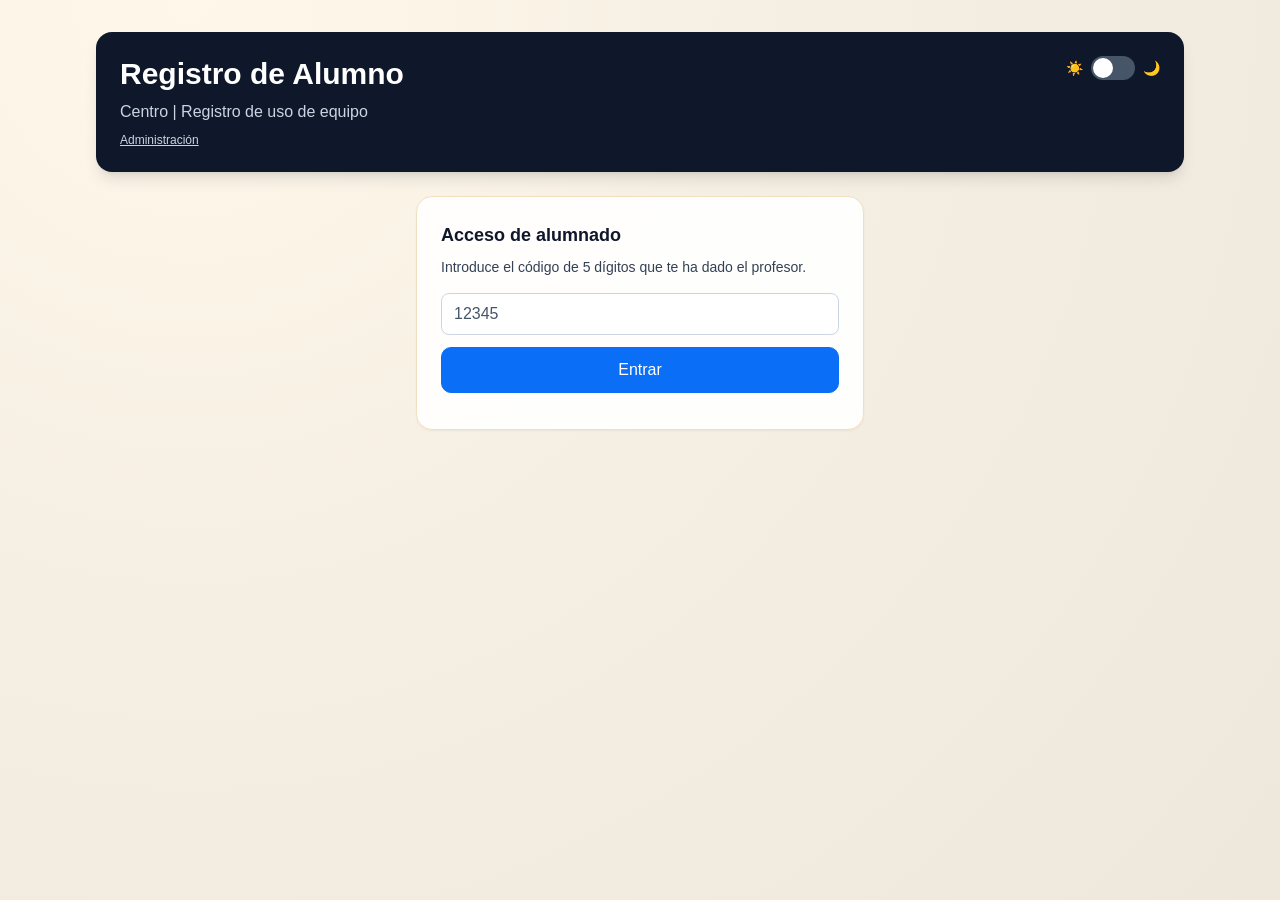
<file: index.html>
<!doctype html>
<html lang="es">
  <head>
    <meta charset="UTF-8" />
    <meta name="viewport" content="width=device-width, initial-scale=1.0" />
    <title>Registro Alumno | ERP Recursos</title>
    <link
      rel="icon"
      href="data:image/svg+xml,%3Csvg xmlns='http://www.w3.org/2000/svg' viewBox='0 0 100 100'%3E%3Ctext y='.9em' font-size='90'%3E%F0%9F%93%9D%3C/text%3E%3C/svg%3E"
    />
    <script>
      (function () {
        const stored = localStorage.getItem("erp_theme_mode");
        const mode = stored === "light" || stored === "dark"
          ? stored
          : (window.matchMedia("(prefers-color-scheme: dark)").matches ? "dark" : "light");
        const isDark = mode === "dark";
        document.documentElement.classList.toggle("dark", isDark);
      })();
    </script>
    <script type="module" crossorigin src="./assets/main-BMqV4PDh.js"></script>
    <link rel="modulepreload" crossorigin href="./assets/theme-BfD0tgVz.js">
    <link rel="stylesheet" crossorigin href="./assets/theme-DfQsQ1G9.css">
  </head>
  <body class="app-body text-slate-800 dark:text-slate-100">
    <main class="mx-auto min-h-screen max-w-6xl p-4 md:p-8">
      <header class="app-header mb-6 rounded-2xl p-6 text-white shadow-lg">
        <div class="flex flex-wrap items-start justify-between gap-3">
          <div>
            <h1 class="text-2xl font-bold md:text-3xl">Registro de Alumno</h1>
            <p id="student-subtitle" class="mt-2 text-slate-300">Cargando configuracion...</p>
            <p class="mt-2 text-xs text-slate-400">
              <a href="./admin.html" class="underline hover:text-slate-200">Administración</a>
            </p>
          </div>
          <div class="flex items-center gap-2 text-slate-300">
            <span class="text-sm">☀️</span>
            <label class="relative inline-flex cursor-pointer items-center">
              <input id="theme-toggle-student" type="checkbox" class="peer sr-only" />
              <span class="h-6 w-11 rounded-full bg-slate-600 transition peer-checked:bg-indigo-500"></span>
              <span class="absolute left-0.5 top-0.5 h-5 w-5 rounded-full bg-white transition peer-checked:translate-x-5"></span>
            </label>
            <span class="text-sm">🌙</span>
          </div>
        </div>
      </header>

      <section id="code-gate" class="app-card hidden mx-auto max-w-md rounded-2xl p-6 shadow-sm backdrop-blur">
        <h2 class="text-lg font-semibold text-slate-900 dark:text-slate-100">Acceso de alumnado</h2>
        <p class="mt-2 text-sm text-slate-700 dark:text-slate-300">Introduce el código de 5 dígitos que te ha dado el profesor.</p>
        <form id="code-gate-form" class="mt-4 space-y-3">
          <input id="code-gate-input" inputmode="numeric" maxlength="5" placeholder="12345" required class="w-full rounded-lg border border-slate-300 px-3 py-2" />
          <button type="submit" class="btn primary w-full">Entrar</button>
        </form>
        <p id="code-gate-feedback" class="mt-3 text-sm text-slate-600 dark:text-slate-300"></p>
      </section>

      <dialog id="invalid-code-modal" class="app-modal rounded-2xl border border-slate-300 bg-white p-0 dark:border-slate-700 dark:bg-slate-900">
        <div class="p-6">
          <h3 class="text-lg font-semibold text-slate-900 dark:text-slate-100">Código no válido</h3>
          <p class="mt-2 text-sm text-slate-700 dark:text-slate-300">El código introducido no existe. Vuelve a introducir un código correcto.</p>
          <button id="close-invalid-code-modal" class="btn primary mt-4">Reintentar</button>
        </div>
      </dialog>

      <section id="student-session-section" class="app-card session-data rounded-2xl p-5 shadow-sm backdrop-blur md:p-6">
        <h2 class="text-lg font-semibold text-blue-950 dark:text-slate-100">Informe de sesion</h2>
        <div class="mt-4 grid gap-3 md:grid-cols-3">
          <article class="app-subcard rounded-lg p-4">
            <p class="text-xs text-blue-900 dark:text-slate-300">Profesor</p>
            <p id="student-teacher" class="mt-1 font-semibold text-blue-950 dark:text-slate-100"></p>
            <p class="mt-3 text-xs text-blue-900 dark:text-slate-300">Dia</p>
            <p id="student-date" class="mt-1 font-semibold text-blue-950 dark:text-slate-100"></p>
            <p class="mt-3 text-xs text-blue-900 dark:text-slate-300">Hora</p>
            <p id="student-time" class="mt-1 font-semibold text-blue-950 dark:text-slate-100"></p>
          </article>
          <article class="app-subcard rounded-lg p-4">
            <p class="text-xs text-blue-900 dark:text-slate-300">Curso</p>
            <p id="student-course" class="mt-1 font-semibold text-blue-950 dark:text-slate-100"></p>
            <p class="mt-3 text-xs text-blue-900 dark:text-slate-300">Letra</p>
            <p id="student-unit" class="mt-1 font-semibold text-blue-950 dark:text-slate-100"></p>
            <p class="mt-3 text-xs text-blue-900 dark:text-slate-300">Asignatura</p>
            <p id="student-subject" class="mt-1 font-semibold text-blue-950 dark:text-slate-100"></p>
          </article>
          <article class="app-subcard rounded-lg p-4">
            <p class="text-xs text-blue-900 dark:text-slate-300">Ubicacion</p>
            <p id="student-location" class="mt-1 font-semibold text-blue-950 dark:text-slate-100"></p>
            <p class="mt-3 text-xs text-blue-900 dark:text-slate-300">Recurso</p>
            <p id="student-resource" class="mt-1 font-semibold text-blue-950 dark:text-slate-100"></p>
          </article>
        </div>
      </section>

      <section id="student-register-section" class="app-card mt-6 rounded-2xl p-5 shadow-sm backdrop-blur md:p-6">
        <h2 class="text-lg font-semibold text-blue-950 dark:text-slate-100">Registrar recurso</h2>
        <form id="student-form" class="mt-4 grid gap-4 md:grid-cols-2">
          <label class="block">
            <span class="mb-1 block text-sm font-medium text-blue-950 dark:text-slate-300">Nombre alumno</span>
            <select id="student-name" name="studentName" required class="w-full rounded-lg border border-slate-300 px-3 py-2"></select>
          </label>

          <label id="student-name-other-wrap" class="block hidden">
            <span class="mb-1 block text-sm font-medium text-blue-950 dark:text-slate-300">Nombre alumno (Otro)</span>
            <input id="student-name-other" name="studentNameOther" class="w-full rounded-lg border border-slate-300 px-3 py-2" />
          </label>

          <label class="block">
            <span class="mb-1 block text-sm font-medium text-blue-950 dark:text-slate-300">Recurso</span>
            <select id="student-resource-input" name="resourceInput" required class="w-full rounded-lg border border-slate-300 px-3 py-2"></select>
          </label>

          <label class="block">
            <span class="mb-1 block text-sm font-medium text-blue-950 dark:text-slate-300">Incidencia</span>
            <select id="has-incident" name="hasIncident" class="w-full rounded-lg border border-slate-300 px-3 py-2">
              <option value="no">No</option>
              <option value="si">Si</option>
            </select>
          </label>

          <label class="block md:col-span-2">
            <span class="mb-1 block text-sm font-medium text-blue-950 dark:text-slate-300">Descripción de la incidencia</span>
            <textarea id="student-incident" name="incident" rows="3" placeholder="Ej: teclado dañado, pantalla con fallo..." class="w-full rounded-lg border border-slate-300 px-3 py-2" disabled></textarea>
          </label>

          <button type="submit" class="btn primary md:col-span-2">
            Registrar Recurso
          </button>
        </form>
        <p id="student-feedback" class="mt-3 text-sm text-slate-600 dark:text-slate-300"></p>
      </section>
    </main>
  </body>
</html>
</file>
<file: assets/theme-DfQsQ1G9.css>
*,:before,:after{--tw-border-spacing-x: 0;--tw-border-spacing-y: 0;--tw-translate-x: 0;--tw-translate-y: 0;--tw-rotate: 0;--tw-skew-x: 0;--tw-skew-y: 0;--tw-scale-x: 1;--tw-scale-y: 1;--tw-pan-x: ;--tw-pan-y: ;--tw-pinch-zoom: ;--tw-scroll-snap-strictness: proximity;--tw-gradient-from-position: ;--tw-gradient-via-position: ;--tw-gradient-to-position: ;--tw-ordinal: ;--tw-slashed-zero: ;--tw-numeric-figure: ;--tw-numeric-spacing: ;--tw-numeric-fraction: ;--tw-ring-inset: ;--tw-ring-offset-width: 0px;--tw-ring-offset-color: #fff;--tw-ring-color: rgb(59 130 246 / .5);--tw-ring-offset-shadow: 0 0 #0000;--tw-ring-shadow: 0 0 #0000;--tw-shadow: 0 0 #0000;--tw-shadow-colored: 0 0 #0000;--tw-blur: ;--tw-brightness: ;--tw-contrast: ;--tw-grayscale: ;--tw-hue-rotate: ;--tw-invert: ;--tw-saturate: ;--tw-sepia: ;--tw-drop-shadow: ;--tw-backdrop-blur: ;--tw-backdrop-brightness: ;--tw-backdrop-contrast: ;--tw-backdrop-grayscale: ;--tw-backdrop-hue-rotate: ;--tw-backdrop-invert: ;--tw-backdrop-opacity: ;--tw-backdrop-saturate: ;--tw-backdrop-sepia: ;--tw-contain-size: ;--tw-contain-layout: ;--tw-contain-paint: ;--tw-contain-style: }::backdrop{--tw-border-spacing-x: 0;--tw-border-spacing-y: 0;--tw-translate-x: 0;--tw-translate-y: 0;--tw-rotate: 0;--tw-skew-x: 0;--tw-skew-y: 0;--tw-scale-x: 1;--tw-scale-y: 1;--tw-pan-x: ;--tw-pan-y: ;--tw-pinch-zoom: ;--tw-scroll-snap-strictness: proximity;--tw-gradient-from-position: ;--tw-gradient-via-position: ;--tw-gradient-to-position: ;--tw-ordinal: ;--tw-slashed-zero: ;--tw-numeric-figure: ;--tw-numeric-spacing: ;--tw-numeric-fraction: ;--tw-ring-inset: ;--tw-ring-offset-width: 0px;--tw-ring-offset-color: #fff;--tw-ring-color: rgb(59 130 246 / .5);--tw-ring-offset-shadow: 0 0 #0000;--tw-ring-shadow: 0 0 #0000;--tw-shadow: 0 0 #0000;--tw-shadow-colored: 0 0 #0000;--tw-blur: ;--tw-brightness: ;--tw-contrast: ;--tw-grayscale: ;--tw-hue-rotate: ;--tw-invert: ;--tw-saturate: ;--tw-sepia: ;--tw-drop-shadow: ;--tw-backdrop-blur: ;--tw-backdrop-brightness: ;--tw-backdrop-contrast: ;--tw-backdrop-grayscale: ;--tw-backdrop-hue-rotate: ;--tw-backdrop-invert: ;--tw-backdrop-opacity: ;--tw-backdrop-saturate: ;--tw-backdrop-sepia: ;--tw-contain-size: ;--tw-contain-layout: ;--tw-contain-paint: ;--tw-contain-style: }*,:before,:after{box-sizing:border-box;border-width:0;border-style:solid;border-color:#e5e7eb}:before,:after{--tw-content: ""}html,:host{line-height:1.5;-webkit-text-size-adjust:100%;-moz-tab-size:4;-o-tab-size:4;tab-size:4;font-family:ui-sans-serif,system-ui,sans-serif,"Apple Color Emoji","Segoe UI Emoji",Segoe UI Symbol,"Noto Color Emoji";font-feature-settings:normal;font-variation-settings:normal;-webkit-tap-highlight-color:transparent}body{margin:0;line-height:inherit}hr{height:0;color:inherit;border-top-width:1px}abbr:where([title]){-webkit-text-decoration:underline dotted;text-decoration:underline dotted}h1,h2,h3,h4,h5,h6{font-size:inherit;font-weight:inherit}a{color:inherit;text-decoration:inherit}b,strong{font-weight:bolder}code,kbd,samp,pre{font-family:ui-monospace,SFMono-Regular,Menlo,Monaco,Consolas,Liberation Mono,Courier New,monospace;font-feature-settings:normal;font-variation-settings:normal;font-size:1em}small{font-size:80%}sub,sup{font-size:75%;line-height:0;position:relative;vertical-align:baseline}sub{bottom:-.25em}sup{top:-.5em}table{text-indent:0;border-color:inherit;border-collapse:collapse}button,input,optgroup,select,textarea{font-family:inherit;font-feature-settings:inherit;font-variation-settings:inherit;font-size:100%;font-weight:inherit;line-height:inherit;letter-spacing:inherit;color:inherit;margin:0;padding:0}button,select{text-transform:none}button,input:where([type=button]),input:where([type=reset]),input:where([type=submit]){-webkit-appearance:button;background-color:transparent;background-image:none}:-moz-focusring{outline:auto}:-moz-ui-invalid{box-shadow:none}progress{vertical-align:baseline}::-webkit-inner-spin-button,::-webkit-outer-spin-button{height:auto}[type=search]{-webkit-appearance:textfield;outline-offset:-2px}::-webkit-search-decoration{-webkit-appearance:none}::-webkit-file-upload-button{-webkit-appearance:button;font:inherit}summary{display:list-item}blockquote,dl,dd,h1,h2,h3,h4,h5,h6,hr,figure,p,pre{margin:0}fieldset{margin:0;padding:0}legend{padding:0}ol,ul,menu{list-style:none;margin:0;padding:0}dialog{padding:0}textarea{resize:vertical}input::-moz-placeholder,textarea::-moz-placeholder{opacity:1;color:#9ca3af}input::placeholder,textarea::placeholder{opacity:1;color:#9ca3af}button,[role=button]{cursor:pointer}:disabled{cursor:default}img,svg,video,canvas,audio,iframe,embed,object{display:block;vertical-align:middle}img,video{max-width:100%;height:auto}[hidden]:where(:not([hidden=until-found])){display:none}.sr-only{position:absolute;width:1px;height:1px;padding:0;margin:-1px;overflow:hidden;clip:rect(0,0,0,0);white-space:nowrap;border-width:0}.absolute{position:absolute}.relative{position:relative}.left-0\.5{left:.125rem}.top-0\.5{top:.125rem}.mx-auto{margin-left:auto;margin-right:auto}.mb-1{margin-bottom:.25rem}.mb-2{margin-bottom:.5rem}.mb-3{margin-bottom:.75rem}.mb-4{margin-bottom:1rem}.mb-5{margin-bottom:1.25rem}.mb-6{margin-bottom:1.5rem}.mt-1{margin-top:.25rem}.mt-10{margin-top:2.5rem}.mt-2{margin-top:.5rem}.mt-3{margin-top:.75rem}.mt-4{margin-top:1rem}.mt-6{margin-top:1.5rem}.block{display:block}.flex{display:flex}.inline-flex{display:inline-flex}.table{display:table}.grid{display:grid}.hidden{display:none}.h-4{height:1rem}.h-5{height:1.25rem}.h-6{height:1.5rem}.max-h-80{max-height:20rem}.min-h-screen{min-height:100vh}.w-11{width:2.75rem}.w-4{width:1rem}.w-5{width:1.25rem}.w-full{width:100%}.max-w-2xl{max-width:42rem}.max-w-6xl{max-width:72rem}.max-w-7xl{max-width:80rem}.max-w-md{max-width:28rem}.cursor-pointer{cursor:pointer}.flex-wrap{flex-wrap:wrap}.items-start{align-items:flex-start}.items-center{align-items:center}.justify-end{justify-content:flex-end}.justify-between{justify-content:space-between}.gap-1{gap:.25rem}.gap-2{gap:.5rem}.gap-3{gap:.75rem}.gap-4{gap:1rem}.space-y-2>:not([hidden])~:not([hidden]){--tw-space-y-reverse: 0;margin-top:calc(.5rem * calc(1 - var(--tw-space-y-reverse)));margin-bottom:calc(.5rem * var(--tw-space-y-reverse))}.space-y-3>:not([hidden])~:not([hidden]){--tw-space-y-reverse: 0;margin-top:calc(.75rem * calc(1 - var(--tw-space-y-reverse)));margin-bottom:calc(.75rem * var(--tw-space-y-reverse))}.space-y-4>:not([hidden])~:not([hidden]){--tw-space-y-reverse: 0;margin-top:calc(1rem * calc(1 - var(--tw-space-y-reverse)));margin-bottom:calc(1rem * var(--tw-space-y-reverse))}.overflow-auto{overflow:auto}.rounded{border-radius:.25rem}.rounded-2xl{border-radius:1rem}.rounded-full{border-radius:9999px}.rounded-lg{border-radius:.5rem}.rounded-xl{border-radius:.75rem}.border{border-width:1px}.border-2{border-width:2px}.border-dashed{border-style:dashed}.border-slate-200{--tw-border-opacity: 1;border-color:rgb(226 232 240 / var(--tw-border-opacity, 1))}.border-slate-300{--tw-border-opacity: 1;border-color:rgb(203 213 225 / var(--tw-border-opacity, 1))}.border-slate-400{--tw-border-opacity: 1;border-color:rgb(148 163 184 / var(--tw-border-opacity, 1))}.bg-slate-50{--tw-bg-opacity: 1;background-color:rgb(248 250 252 / var(--tw-bg-opacity, 1))}.bg-slate-600{--tw-bg-opacity: 1;background-color:rgb(71 85 105 / var(--tw-bg-opacity, 1))}.bg-white{--tw-bg-opacity: 1;background-color:rgb(255 255 255 / var(--tw-bg-opacity, 1))}.p-0{padding:0}.p-2{padding:.5rem}.p-3{padding:.75rem}.p-4{padding:1rem}.p-5{padding:1.25rem}.p-6{padding:1.5rem}.px-2{padding-left:.5rem;padding-right:.5rem}.px-3{padding-left:.75rem;padding-right:.75rem}.px-4{padding-left:1rem;padding-right:1rem}.py-1{padding-top:.25rem;padding-bottom:.25rem}.py-2{padding-top:.5rem;padding-bottom:.5rem}.pt-6{padding-top:1.5rem}.text-left{text-align:left}.font-mono{font-family:ui-monospace,SFMono-Regular,Menlo,Monaco,Consolas,Liberation Mono,Courier New,monospace}.text-2xl{font-size:1.5rem;line-height:2rem}.text-3xl{font-size:1.875rem;line-height:2.25rem}.text-lg{font-size:1.125rem;line-height:1.75rem}.text-sm{font-size:.875rem;line-height:1.25rem}.text-xl{font-size:1.25rem;line-height:1.75rem}.text-xs{font-size:.75rem;line-height:1rem}.font-bold{font-weight:700}.font-extrabold{font-weight:800}.font-medium{font-weight:500}.font-semibold{font-weight:600}.tracking-wider{letter-spacing:.05em}.text-blue-900{--tw-text-opacity: 1;color:rgb(30 58 138 / var(--tw-text-opacity, 1))}.text-blue-950{--tw-text-opacity: 1;color:rgb(23 37 84 / var(--tw-text-opacity, 1))}.text-slate-300{--tw-text-opacity: 1;color:rgb(203 213 225 / var(--tw-text-opacity, 1))}.text-slate-400{--tw-text-opacity: 1;color:rgb(148 163 184 / var(--tw-text-opacity, 1))}.text-slate-500{--tw-text-opacity: 1;color:rgb(100 116 139 / var(--tw-text-opacity, 1))}.text-slate-600{--tw-text-opacity: 1;color:rgb(71 85 105 / var(--tw-text-opacity, 1))}.text-slate-700{--tw-text-opacity: 1;color:rgb(51 65 85 / var(--tw-text-opacity, 1))}.text-slate-800{--tw-text-opacity: 1;color:rgb(30 41 59 / var(--tw-text-opacity, 1))}.text-slate-900{--tw-text-opacity: 1;color:rgb(15 23 42 / var(--tw-text-opacity, 1))}.text-white{--tw-text-opacity: 1;color:rgb(255 255 255 / var(--tw-text-opacity, 1))}.underline{text-decoration-line:underline}.shadow-lg{--tw-shadow: 0 10px 15px -3px rgb(0 0 0 / .1), 0 4px 6px -4px rgb(0 0 0 / .1);--tw-shadow-colored: 0 10px 15px -3px var(--tw-shadow-color), 0 4px 6px -4px var(--tw-shadow-color);box-shadow:var(--tw-ring-offset-shadow, 0 0 #0000),var(--tw-ring-shadow, 0 0 #0000),var(--tw-shadow)}.shadow-sm{--tw-shadow: 0 1px 2px 0 rgb(0 0 0 / .05);--tw-shadow-colored: 0 1px 2px 0 var(--tw-shadow-color);box-shadow:var(--tw-ring-offset-shadow, 0 0 #0000),var(--tw-ring-shadow, 0 0 #0000),var(--tw-shadow)}.filter{filter:var(--tw-blur) var(--tw-brightness) var(--tw-contrast) var(--tw-grayscale) var(--tw-hue-rotate) var(--tw-invert) var(--tw-saturate) var(--tw-sepia) var(--tw-drop-shadow)}.backdrop-blur{--tw-backdrop-blur: blur(8px);-webkit-backdrop-filter:var(--tw-backdrop-blur) var(--tw-backdrop-brightness) var(--tw-backdrop-contrast) var(--tw-backdrop-grayscale) var(--tw-backdrop-hue-rotate) var(--tw-backdrop-invert) var(--tw-backdrop-opacity) var(--tw-backdrop-saturate) var(--tw-backdrop-sepia);backdrop-filter:var(--tw-backdrop-blur) var(--tw-backdrop-brightness) var(--tw-backdrop-contrast) var(--tw-backdrop-grayscale) var(--tw-backdrop-hue-rotate) var(--tw-backdrop-invert) var(--tw-backdrop-opacity) var(--tw-backdrop-saturate) var(--tw-backdrop-sepia)}.transition{transition-property:color,background-color,border-color,text-decoration-color,fill,stroke,opacity,box-shadow,transform,filter,backdrop-filter;transition-timing-function:cubic-bezier(.4,0,.2,1);transition-duration:.15s}:root{--bg: #f3f6fb;--card: #ffffff;--text: #1f2937;--muted: #5f6b7a;--primary: #0b6ef6;--danger: #c1121f;--border: #d8dee9;--ok: #1a7f37;--warn: #b4690e}html{color-scheme:light}html.dark{color-scheme:dark}*{box-sizing:border-box}body{margin:0;font-family:IBM Plex Sans,Segoe UI,sans-serif;color:var(--text);background:radial-gradient(circle at top right,#dbeafe 0,var(--bg) 35%,#e9eef7 100%)}.app-body{background:radial-gradient(circle at 15% 0%,#fff8ea,#f6efe3 38%,#eee7dc)}.dark .app-body{background:radial-gradient(circle at 20% 0%,#1d2a44,#0f172a 45%,#020617)}.app-header{background:#0f172a}.app-header a{color:#cbd5e1}.app-header a:hover{color:#f8fafc}.app-card{border:1px solid #f1dfc1;background:#ffffffe6;color:#0f172a}.app-subcard{border:1px solid #f1dfc1;background:#fffbebbf;color:#0f172a}.dark .app-card{border-color:#334155;background:#0f172ae6;color:#e2e8f0}.dark .app-subcard{border-color:#334155;background:#1e293b;color:#e2e8f0}.session-data h2{color:#06153a}.session-data .app-subcard p:first-child{color:#0b235d}.session-data .app-subcard p:last-child{color:#04102e}.dark .session-data h2,.dark .session-data .app-subcard p:first-child,.dark .session-data .app-subcard p:last-child{color:inherit}.admin-panel,.admin-panel h2,.admin-panel h3,.admin-panel p,.admin-panel label,.admin-panel th,.admin-panel td{color:#0f172a}.dark .admin-panel,.dark .admin-panel h2,.dark .admin-panel h3,.dark .admin-panel p,.dark .admin-panel label,.dark .admin-panel th,.dark .admin-panel td{color:#e2e8f0}.page{max-width:1100px;margin:0 auto;padding:24px}.hero h1{margin:0;font-size:clamp(1.6rem,2vw + 1rem,2.3rem)}.hero p{margin:8px 0 0;color:var(--muted)}.card{margin-top:20px;border:1px solid var(--border);background:var(--card);border-radius:14px;padding:18px;box-shadow:0 10px 30px #17263c0f}.tab-nav{display:flex;gap:8px;flex-wrap:wrap}.tab-btn{border:1px solid var(--border);background:#fff;color:var(--text);border-radius:999px;padding:8px 12px;cursor:pointer}.tab-btn.active{background:#eaf2ff;border-color:#b4cdfa;color:#0b3f99}.dark .tab-btn.active{background:#1e293b;border-color:#475569;color:#cbd5e1}.tab-panel{display:none}.tab-panel.active{display:block}.form-grid{display:grid;grid-template-columns:repeat(auto-fit,minmax(220px,1fr));gap:12px}label{display:flex;flex-direction:column;font-size:.9rem;gap:6px;color:#0f172a}.dark label{color:#e2e8f0}.readonly-value{margin:0;min-height:40px;border:1px solid var(--border);border-radius:10px;padding:10px;background:#f8fafc}input,select,textarea,button{font:inherit}input,select,textarea{border:1px solid var(--border);border-radius:10px;padding:10px;background:#fff;color:#0f172a}input::-moz-placeholder,textarea::-moz-placeholder{color:#475569}input::placeholder,textarea::placeholder{color:#475569}input:focus-visible,select:focus-visible,textarea:focus-visible,button:focus-visible{outline:2px solid #2563eb;outline-offset:2px}input:disabled,select:disabled,textarea:disabled{opacity:.72;cursor:not-allowed}.dark input,.dark select,.dark textarea{border-color:#475569;background:#0f172a;color:#e2e8f0}.dark input::-moz-placeholder,.dark textarea::-moz-placeholder{color:#94a3b8}.dark input::placeholder,.dark textarea::placeholder{color:#94a3b8}.dark select option{background:#0f172a;color:#e2e8f0}.full{grid-column:1 / -1}.btn{border:1px solid var(--border);border-radius:10px;padding:10px 14px;background:#fff;cursor:pointer;transition:background-color .15s ease,border-color .15s ease,color .15s ease,opacity .15s ease}.btn.primary{background:var(--primary);color:#fff;border-color:var(--primary)}.btn.danger{background:var(--danger);border-color:var(--danger);color:#fff}.feedback{margin:10px 0 0;color:var(--muted)}.feedback.ok{color:var(--ok)}.feedback.error{color:var(--danger)}.inline-form{display:flex;flex-wrap:wrap;gap:8px}.hidden{display:none!important}#student-url{width:100%;margin:8px 0}.pc-grid{margin:14px 0;display:grid;grid-template-columns:repeat(auto-fill,minmax(90px,1fr));gap:8px}.pc{border:1px solid var(--border);border-radius:10px;padding:10px;text-align:center;font-weight:600;background:#fff}.pc.busy{background:#dcfce7;border-color:#86efac}.pc.warn{background:#fff3d9;border-color:#ffd27f}.table-wrap{overflow:auto;border:1px solid #cbd5e1;border-radius:12px;background:#fff}table{width:100%;border-collapse:collapse}thead th{background:#f1f5f9;color:#0f172a}th,td{border-bottom:1px solid var(--border);padding:8px;text-align:left;vertical-align:top}tbody tr:nth-child(2n) td{background:#f8fafc}.student-page .card.note p{margin:6px 0}.dark .table-wrap{border-color:#334155;background:#0f172a}.dark thead th{background:#1e293b;color:#e2e8f0}.dark th,.dark td{border-bottom-color:#334155}.dark tbody tr:nth-child(2n) td{background:#111f36}.dark tbody tr:nth-child(odd) td{background:#0f172a}.dark .btn{border-color:#475569;background:#0f172a;color:#e2e8f0}.dark .btn.primary{background:var(--primary);border-color:var(--primary);color:#fff}.dark .btn.danger{background:var(--danger);border-color:var(--danger);color:#fff}.btn:hover{opacity:.92}.btn:disabled{opacity:.55;cursor:not-allowed}#access-code-btn{color:#0f172a;background:#f8fafc;border-color:#94a3b8}.dark #access-code-btn{color:#e2e8f0;background:#0f172a;border-color:#64748b}.access-code-modal{width:100vw;height:100vh;max-width:none;max-height:none;margin:0;border:0;background:#0b1220;color:#f8fafc}.access-code-modal::backdrop{background:#020617f2}.access-code-modal__content{min-height:100vh;display:flex;flex-direction:column;justify-content:center;align-items:center;padding:24px;text-align:center}.access-code-modal__label{font-size:clamp(1.2rem,2vw,2rem);opacity:.9}.access-code-modal__code{margin:16px 0 0;font-weight:900;letter-spacing:.1em;line-height:1;font-size:clamp(8rem,30vw,28rem);color:#fff;text-shadow:0 0 24px rgba(59,130,246,.5)}.app-modal{width:min(560px,calc(100vw - 24px));border:1px solid #cbd5e1;background:#fff;color:#0f172a}.app-modal::backdrop{background:#020617b8}.dark .app-modal{border-color:#334155;background:#0f172a;color:#e2e8f0}#bulk-success-modal::backdrop{background:#02061773;-webkit-backdrop-filter:blur(8px);backdrop-filter:blur(8px)}pre{border-color:#cbd5e1;background:#f8fafc;color:#0f172a}.dark pre{border-color:#334155;background:#020617;color:#e2e8f0}#audit-equipos-content table{border-collapse:separate;border-spacing:0;border:1px solid #cbd5e1;border-radius:12px;overflow:hidden}#audit-equipos-content thead th{background:#f1f5f9;color:#0f172a;border-bottom:1px solid #cbd5e1}#audit-equipos-content tbody td{background:#fff;color:#0f172a;border-bottom:1px solid #e2e8f0}#audit-equipos-content tbody tr:last-child td{border-bottom:0}.dark #audit-equipos-content table{border-color:#334155}.dark #audit-equipos-content thead th{background:#1e293b;color:#e2e8f0;border-bottom-color:#334155}.dark #audit-equipos-content tbody td{background:#0f172a;color:#e2e8f0;border-bottom-color:#1e293b}.hover\:text-slate-200:hover{--tw-text-opacity: 1;color:rgb(226 232 240 / var(--tw-text-opacity, 1))}.hover\:text-slate-700:hover{--tw-text-opacity: 1;color:rgb(51 65 85 / var(--tw-text-opacity, 1))}.peer:checked~.peer-checked\:translate-x-5{--tw-translate-x: 1.25rem;transform:translate(var(--tw-translate-x),var(--tw-translate-y)) rotate(var(--tw-rotate)) skew(var(--tw-skew-x)) skewY(var(--tw-skew-y)) scaleX(var(--tw-scale-x)) scaleY(var(--tw-scale-y))}.peer:checked~.peer-checked\:bg-indigo-500{--tw-bg-opacity: 1;background-color:rgb(99 102 241 / var(--tw-bg-opacity, 1))}.dark\:border-slate-600:is(.dark *){--tw-border-opacity: 1;border-color:rgb(71 85 105 / var(--tw-border-opacity, 1))}.dark\:border-slate-700:is(.dark *){--tw-border-opacity: 1;border-color:rgb(51 65 85 / var(--tw-border-opacity, 1))}.dark\:bg-slate-800:is(.dark *){--tw-bg-opacity: 1;background-color:rgb(30 41 59 / var(--tw-bg-opacity, 1))}.dark\:bg-slate-900:is(.dark *){--tw-bg-opacity: 1;background-color:rgb(15 23 42 / var(--tw-bg-opacity, 1))}.dark\:bg-slate-950:is(.dark *){--tw-bg-opacity: 1;background-color:rgb(2 6 23 / var(--tw-bg-opacity, 1))}.dark\:text-slate-100:is(.dark *){--tw-text-opacity: 1;color:rgb(241 245 249 / var(--tw-text-opacity, 1))}.dark\:text-slate-200:is(.dark *){--tw-text-opacity: 1;color:rgb(226 232 240 / var(--tw-text-opacity, 1))}.dark\:text-slate-300:is(.dark *){--tw-text-opacity: 1;color:rgb(203 213 225 / var(--tw-text-opacity, 1))}@media (min-width: 768px){.md\:col-span-2{grid-column:span 2 / span 2}.md\:grid-cols-2{grid-template-columns:repeat(2,minmax(0,1fr))}.md\:grid-cols-3{grid-template-columns:repeat(3,minmax(0,1fr))}.md\:p-6{padding:1.5rem}.md\:p-8{padding:2rem}.md\:text-3xl{font-size:1.875rem;line-height:2.25rem}}
</file>
